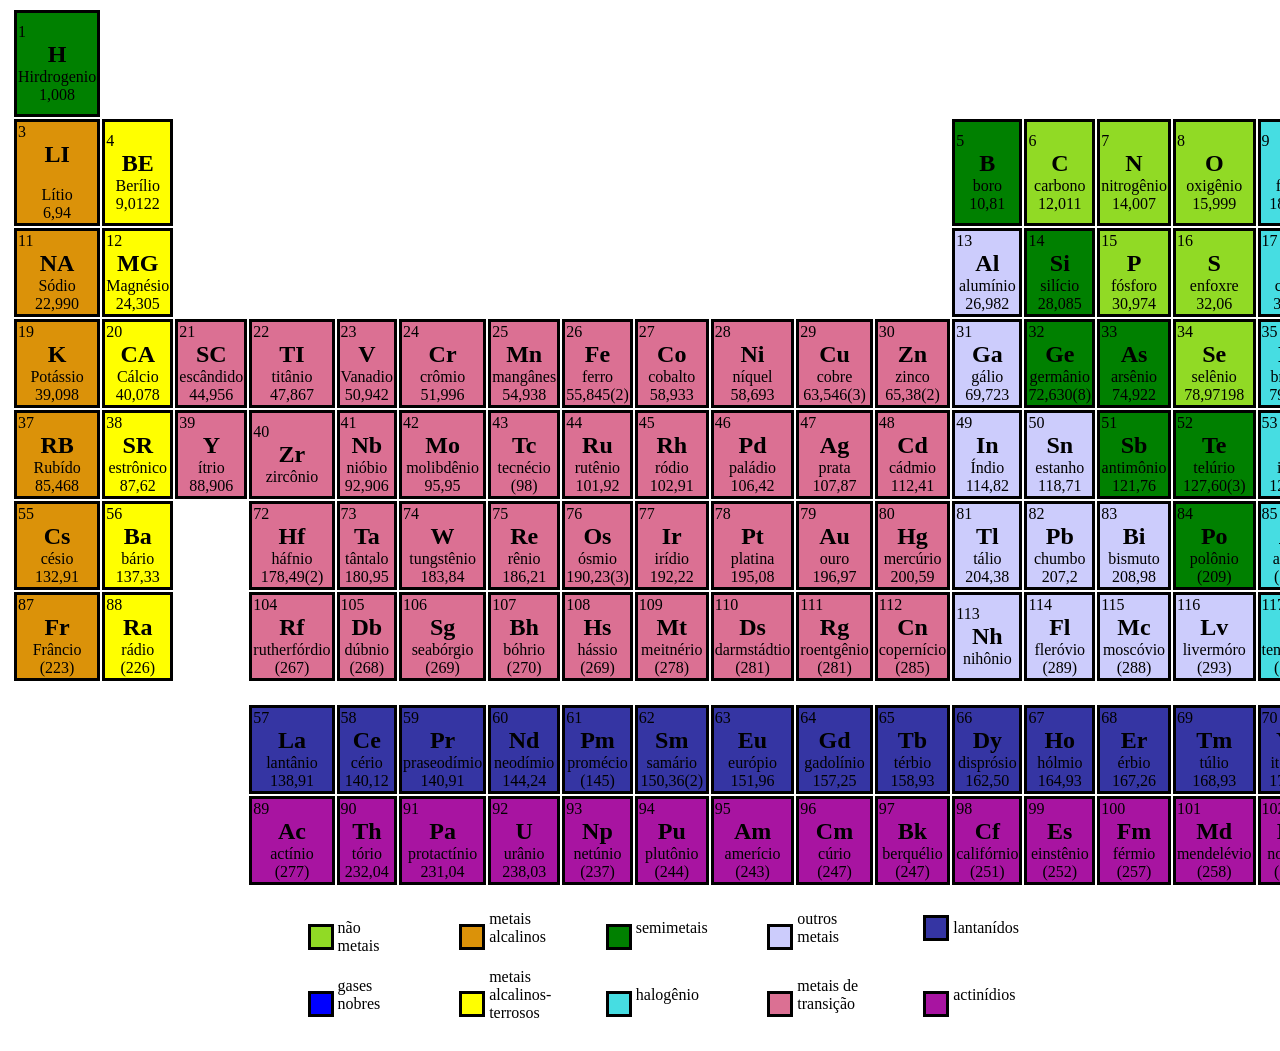
<file: index.html>
<!DOCTYPE html>
<html lang="en">
<head>
    <meta charset="UTF-8">
    <meta name="viewport" content="width=device-width, initial-scale=1.0">
    <title>Tabela Periodica</title>
    <link rel="stylesheet" href="style (1).css">
</head>
<body>
 <table>
    <tr>
        <td class="">
            <div></div>
            <h2></h2>
            <br>
            
        </td>
        <td class="verde">
            <div>1</div>
            <h2>H</h2>
            Hirdrogenio<br> 
            1,008
        </td>
        </td>
        <td class="">
            <div></div>
            <h2></h2>
            <br>
        </td>
        <td class="">
            <div></div>
            <h2></h2>
            <br>    
        </td>
        <td class="">
            <div></div>
            <h2></h2>
            <br>
        </td>
        <td class="">
            <div></div>
            <h2></h2>
            <br>
        </td>
        <td class="">
            <div></div>
            <h2></h2>
            <br>
        </td>
        <td class="">
            <div></div>
            <h2></h2>
            <br>
        </td>
        <td class="">
            <div></div>
            <h2></h2>
            <br>
        </td>
        <td class="">
            <div></div>
            <h2></h2>
            <br>
        </td>
        <td class="">
            <div></div>
            <h2></h2>
            <br>
        </td>
        <td class="">
            <div></div>
            <h2></h2>
            <br>
        </td>
        <td class="">
            <div></div>
            <h2></h2>
            <br>
        </td>
        <td class="">
            <div></div>
            <h2></h2>
            <br>
        </td>
        <td class="">
            <div></div>
            <h2></h2>
            <br>
        </td>
        <td class="">
            <div></div>
            <h2></h2>
            <br>
        </td>
        <td class="">
            <div></div>
            <h2></h2>
            <br>
        </td>
        <td class="">
            <div></div>
            <h2></h2>
            <br>
        </td>
        <td class="azul_escuro">
            <div>2</div>
            <h2>HE</h2>
            <br>Helio<br>
            4,0026
        </td>
        <td class="">
            <div></div>
            <h2></h2>
            <br>
        </td>
    </tr>
    <tr>
        <td class="">
            <div></div>
            <h2></h2>
            <br>
        </td>
        <td class="laranja">
            <div>3</div>
            <h2>LI</h2>
            <br>Lítio<br>
            6,94
        </td>
        <td class="amarelo">
            <div>4</div>
            <h2>BE</h2>
            Berílio<br>
            9,0122
        </td>
        <td class="">
            <div></div>
            <h2></h2>
            <br>
        </td>
        <td class="">
            <div></div>
            <h2></h2>
            <br>
        </td>
        <td class="">
            <div></div>
            <h2></h2>
            <br>
        </td>
        <td class="">
            <div></div>
            <h2></h2>
            <br>
        </td>
        <td class="">
            <div></div>
            <h2></h2>
            <br>
        </td>
        <td class="">
            <div></div>
            <h2></h2>
            <br>
        </td>
        <td class="">
            <div></div>
            <h2></h2>
            <br>
        </td>
        <td class="">
            <div></div>
            <h2></h2>
            <br>
        </td>
        <td class="">
            <div></div>
            <h2></h2>
            <br>
        </td>
        <td class="">
            <div></div>
            <h2></h2>
            <br>
        </td>
        <td class="verde">
            <div>5</div>
            <h2>B</h2>
            boro<br>
            10,81
        </td>
        <td class="musgo">
            <div>6</div>
            <h2>C</h2>
            carbono<br>
            12,011
        </td>
        <td class="musgo">
            <div>7</div>
            <h2>N</h2>
            nitrogênio<br>
            14,007
        </td>
        <td class="musgo">
            <div>8</div>
            <h2>O</h2>
            oxigênio<br>
            15,999
        </td>
        <td class="ciano">
            <div>9</div>
            <h2>F</h2>
            flúor<br>
            18,998
        </td>
        <td class="azul_escuro">
            <div>10</div>
            <h2>Ne</h2>
            neônio<br>
            20,180
        </td>
        <td class="">
            <div></div>
            <h2></h2>
            <br>
        </td>
    </tr>
    <tr>
        <td class="">
            <div></div>
            <h2></h2>
            <br>
        </td>
        <td class="laranja">
            <div>11</div>
            <h2>NA</h2>
            Sódio<br>
            22,990
        </td>
        <td class="amarelo">
            <div>12</div>
            <h2>MG</h2>
            Magnésio<br>
            24,305
        </td>
        <td class="">
            <div></div>
            <h2></h2>
            <br>
        </td>
        <td class="">
            <div></div>
            <h2></h2>
            <br>
        </td>
        <td class="">
            <div></div>
            <h2></h2>
            <br>
        </td>
        <td class="">
            <div></div>
            <h2></h2>
            <br>
        </td>
        <td class="">
            <div></div>
            <h2></h2>
            <br>
        </td>
        <td class="">
            <div></div>
            <h2></h2>
            <br>
        </td>
        <td class="">
            <div></div>
            <h2></h2>
            <br>
        </td>
        <td class="">
            <div></div>
            <h2></h2>
            <br>
        </td>
        <td class="">
            <div></div>
            <h2></h2>
            <br>
        </td>
        <td class="">
            <div></div>
            <h2></h2>
            <br>
        </td>
        <td class="azul_cinza">
            <div>13</div>
            <h2>Al</h2>
            alumínio<br>
            26,982
        </td>
        <td class="verde">
            <div>14</div>
            <h2>Si</h2>
            silício<br>
            28,085
        </td>
        <td class="musgo">
            <div>15</div>
            <h2>P</h2>
            fósforo<br>
            30,974
        </td>
        <td class="musgo">
            <div>16</div>
            <h2>S</h2>
            enfoxre<br>
            32,06
        </td>
        <td class="ciano">
            <div>17</div>
            <h2>Cl</h2>
            cloro<br>
            35,45
        </td>
        <td class="azul_escuro">
            <div>18</div>
            <h2>Ar</h2>
            argônio<br>
            39,948
        </td>
        <td class="">
            <div></div>
            <h2></h2>
            <br>
        </td>
    </tr>
    <tr>
        <td class="">
            <div></div>
            <h2></h2>
            <br>
        </td>
        <td class="laranja">
            <div>19</div>   
            <h2>K</h2>
            Potássio<br>
            39,098
        </td>
        <td class="amarelo">
            <div>20</div>
            <h2>CA</h2>
            Cálcio<br>
            40,078
        </td>
        <td class="rosa">
            <div>21</div>
            <h2>SC</h2>
            escândido<br>
            44,956
        </td>
        <td class="rosa">
            <div>22</div>
            <h2>TI</h2>
            titânio<br>
            47,867
        </td>
        <td class="rosa">
            <div>23</div>
            <h2>V</h2>
            Vanadio<br>
            50,942
        </td>
        <td class="rosa">
            <div>24</div>
            <h2>Cr</h2>
            crômio<br>
            51,996
        </td>
        <td class="rosa">
            <div>25</div>
            <h2>Mn</h2>
            mangânes<br>
            54,938
        </td>
        <td class="rosa">
            <div>26</div>
            <h2>Fe</h2>
            ferro<br>
            55,845(2)
        </td>
        <td class="rosa">
            <div>27</div>
            <h2>Co</h2>
            cobalto<br>
            58,933
        </td>
        <td class="rosa">
            <div>28</div>
            <h2>Ni</h2>
            níquel<br>
            58,693
        </td>
        <td class="rosa">
            <div>29</div>
            <h2>Cu</h2>
            cobre<br>
            63,546(3)
        </td>
        <td class="rosa">
            <div>30</div>
            <h2>Zn</h2>
            zinco<br>
            65,38(2)
        </td>
        <td class="azul_cinza">
            <div>31</div>
            <h2>Ga</h2>
            gálio<br>
            69,723
        <td class="verde">
            <div>32</div>
            <h2>Ge</h2>
            germânio<br>
            72,630(8)
        </td>
        <td class="verde">
            <div>33</div>
            <h2>As</h2>
            arsênio<br>
            74,922
        </td>
        <td class="musgo">
            <div>34</div>
            <h2>Se</h2>
            selênio<br>
            78,97198
        </td>
        <td class="ciano">
            <div>35</div>
            <h2>Br</h2>
            bromo<br>
            79,904
        </td>
        <td class="azul_escuro">
            <div>36</div>
            <h2>Kr</h2>
            criptônio<br>
            83,798(2)
        </td>
        <td class="">
            <div></div>
            <h2></h2>
            <br>
        </td>
    </tr>
    <tr>
        <td class="">
            <div></div>
            <h2></h2>
            <br>
        </td>
        <td class="laranja">
            <div>37</div>
            <h2>RB</h2>
            Rubído<br>
            85,468
        </td>
        <td class="amarelo">
            <div>38</div>
            <h2>SR</h2>
            estrônico<br>
            87,62
        </td>
        <td class="rosa">
            <div>39</div>
            <h2>Y</h2>
            ítrio<br>
            88,906
        </td>
        <td class="rosa">
            <div>40</div>
            <h2>Zr</h2>
            zircônio<br>
        </td>
        <td class="rosa">
            <div>41</div>
            <h2>Nb</h2>
            nióbio<br>
            92,906
        </td>
        <td class="rosa">
            <div>42</div>
            <h2>Mo</h2>
            molibdênio<br>
            95,95
        </td>
        <td class="rosa">
            <div>43</div>
            <h2>Tc</h2>
            tecnécio<br>
            (98)
        </td>
        <td class="rosa">
            <div>44</div>
            <h2>Ru</h2>
            rutênio<br>
            101,92
        </td>
        <td class="rosa">
            <div>45</div>
            <h2>Rh</h2>
            ródio<br>
            102,91
        </td>
        <td class="rosa">
            <div>46</div>
            <h2>Pd</h2>
            paládio<br>
            106,42
        </td>
        <td class="rosa">
            <div>47</div>
            <h2>Ag</h2>
            prata<br>
            107,87
        </td>
        <td class="rosa">
            <div>48</div>
            <h2>Cd</h2>
            cádmio<br>
            112,41
        </td>
        <td class="azul_cinza">
            <div>49</div>
            <h2>In</h2>
            Índio<br>
            114,82
        </td>
        <td class="azul_cinza">
            <div>50</div>
            <h2>Sn</h2>
            estanho<br>
            118,71
        </td>
        <td class="verde">
            <div>51</div>
            <h2>Sb</h2>
            antimônio<br>
            121,76
        </td>
        <td class="verde">
            <div>52</div>
            <h2>Te</h2>
            telúrio<br>
            127,60(3)
        </td>
        <td class="ciano">
            <div>53</div>
            <h2>I</h2>
            iodo<br>
            126,90
        </td>
        <td class="azul_escuro">
            <div>54</div>
            <h2>Xe</h2>
            xenônio<br>
            131,29
        </td>
        <td class="">
            <div></div>
            <h2></h2>
            <br>
        </td>
    </tr>
    <tr>
        <td class="">
            <div></div>
            <h2></h2>
            <br>
        </td>
        <td class="laranja">
            <div>55</div>
            <h2>Cs</h2>
            césio<br>
            132,91
        </td>
        <td class="amarelo">
            <div>56</div>
            <h2>Ba</h2>
            bário<br>
            137,33
        </td>
        <td class="">
            <div></div>
            <h2></h2>
            <br>
        </td>
        <td class="rosa">
            <div>72</div>
            <h2>Hf</h2>
            háfnio<br>
            178,49(2)
        </td>
        <td class="rosa">
            <div>73</div>
            <h2>Ta</h2>
            tântalo<br>
            180,95
        </td>
        <td class="rosa">
            <div>74</div>
            <h2>W</h2>
            tungstênio<br>
            183,84
        </td>
        <td class="rosa">
            <div>75</div>
            <h2>Re</h2>
            rênio<br>
            186,21
        </td>
        <td class="rosa">
            <div>76</div>
            <h2>Os</h2>
            ósmio<br>
            190,23(3)
        </td>
        <td class="rosa">
            <div>77</div>
            <h2>Ir</h2>
            irídio<br>
            192,22
        </td>
        <td class="rosa">
            <div>78</div>
            <h2>Pt</h2>
            platina<br>
            195,08
        </td>
        <td class="rosa">
            <div>79</div>
            <h2>Au</h2>
            ouro<br>
            196,97
        </td>
        <td class="rosa">
            <div>80</div>
            <h2>Hg</h2>
            mercúrio<br>
            200,59
        </td>
        <td class="azul_cinza">
            <div>81</div>
            <h2>Tl</h2>
            tálio<br>
            204,38
        </td>
        <td class="azul_cinza">
            <div>82</div>
            <h2>Pb</h2>
            chumbo<br>
            207,2
        </td>
        <td class="azul_cinza">
            <div>83</div>
            <h2>Bi</h2>
            bismuto<br>
            208,98
        </td>
        <td class="verde">
            <div>84</div>
            <h2>Po</h2>
            polônio<br>
            (209)
        </td>
        <td class="ciano">
            <div>85</div>
            <h2>At</h2>
            astato<br>
            (210)
        </td>
        <td class="azul_escuro">
            <div>86</div>
            <h2>Rn</h2>
            radônio<br>
            (222)
        </td>
        <td class="">
            <div></div>
            <h2></h2>
            <br>
        </td>
    </tr>
    <tr>
        <td class="">
            <div></div>
            <h2></h2>
            <br>
        </td>
        <td class="laranja">
            <div>87</div>
            <h2>Fr</h2>
            Frâncio<br>
            (223)
        </td>
        <td class="amarelo">
            <div>88</div>
            <h2>Ra</h2>
            rádio<br>
            (226)
        </td>
        <td class="">
            <div></div>
            <h2></h2>
            <br>
        </td>
        <td class="rosa">
            <div>104</div>
            <h2>Rf</h2>
            rutherfórdio<br>
            (267)
        </td>
        <td class="rosa">
            <div>105</div>
            <h2>Db</h2>
            dúbnio<br>
            (268)
        </td>
        <td class="rosa">
            <div>106</div>
            <h2>Sg</h2>
            seabórgio<br>
            (269)
        </td>
        <td class="rosa">
            <div>107</div>
            <h2>Bh</h2>
            bóhrio<br>
            (270)
        </td>
        <td class="rosa">
            <div>108</div>
            <h2>Hs</h2>
            hássio<br>
            (269)
        </td>
        <td class="rosa">
            <div>109</div>
            <h2>Mt</h2>
            meitnério<br>
            (278)
        </td>
        <td class="rosa">
            <div>110</div>
            <h2>Ds</h2>
            darmstádtio<br>
            (281)
        </td>
        <td class="rosa">
            <div>111</div>
            <h2>Rg</h2>
            roentgênio<br>
            (281)
        </td>
        <td class="rosa">
            <div>112</div>
            <h2>Cn</h2>
            copernício<br>
            (285)
        </td>
        <td class="azul_cinza">
            <div>113</div>
            <h2>Nh</h2>
            nihônio<br>
        </td>
        <td class="azul_cinza">
            <div>114</div>
            <h2>Fl</h2>
            fleróvio<br>
            (289)
        </td>
        <td class="azul_cinza">
            <div>115</div>
            <h2>Mc</h2>
            moscóvio<br>
            (288)
        </td>
        <td class="azul_cinza">
            <div>116</div>
            <h2>Lv</h2>
            livermóro<br>
            (293)
        </td>
        <td class="ciano">
            <div>117</div>
            <h2>Ts</h2>
            tenessino<br>
            (294)
        </td>
        <td class="azul_escuro">
            <div>118</div>
            <h2>Og</h2>
            oganessõnio<br>
            (294)
        </td>
        <td class="">
            <div></div>
            <h2></h2>
            <br>
        </td>
    </tr>
    <tr>
        <td class="">
            <div></div>
            <h2></h2>
            <br>
        </td>
        <td class="">
            <div></div>
            <h2></h2>
            <br>
        </td>
        <td class="">
            <div></div>
            <h2></h2>
            <br>
        </td>
        <td class="">
            <div></div>
            <h2></h2>
            <br>
        </td>
        <td class="">
            <div></div>
            <h2></h2>
            <br>
        </td>
        <td class="">
            <div></div>
            <h2></h2>
            <br>
        </td>
        <td class="">
            <div></div>
            <h2></h2>
            <br>
        </td>
        <td class="">
            <div></div>
            <h2></h2>
            <br>
        </td>
        <td class="">
            <div></div>
            <h2></h2>
            <br>
        </td>
        <td class="">
            <div></div>
            <h2></h2>
            <br>
        </td>
        <td class="">
            <div></div>
            <h2></h2>
            <br>
        </td>
        <td class="">
            <div></div>
            <h2></h2>
            <br>
        </td>
        <td class="">
            <div></div>
            <h2></h2>
            <br>
        </td>
        <td class="">
            <div></div>
            <h2></h2>
            <br>
        </td>
        <td class="">
            <div></div>
            <h2></h2>
            <br>
        </td>
        <td class="">
            <div></div>
            <h2></h2>
            <br>
        </td>
        <td class="">
            <div></div>
            <h2></h2>
            <br>
        </td>
        <td class="">
            <div></div>
            <h2></h2>
            <br>
        </td>
        <td class="">
            <div></div>
            <h2></h2>
            <br>
        </td>
        <td class="">
            <div></div>
            <h2></h2>
            <br>
        </td>
    </tr>
    <tr>
        <td class="">
            <div></div>
            <h2></h2>
            <br>
        </td>
        <td class="">
            <div></div>
            <h2></h2>
            <br>
        </td>
        <td class="">
            <div></div>
            <h2></h2>
            <br>
        </td>
        <td class="">
            <div></div>
            <h2></h2>
            <br>
        </td>
        <td class="azul_feio">
            <div>57</div>
            <h2>La</h2>
            lantânio<br>
            138,91
        </td>
        <td class="azul_feio">
            <div>58</div>
            <h2>Ce</h2>
            cério<br>
            140,12
        </td>
        <td class="azul_feio">
            <div>59</div>
            <h2>Pr</h2>
            praseodímio<br>
            140,91
        </td>
        <td class="azul_feio">
            <div>60</div>
            <h2>Nd</h2>
            neodímio<br>
            144,24
        </td>
        <td class="azul_feio">
            <div>61</div>
            <h2>Pm</h2>
            promécio<br>
            (145)
        </td>
        <td class="azul_feio">
            <div>62</div>
            <h2>Sm</h2>
            samário<br>
            150,36(2)
        </td>
        <td class="azul_feio">
            <div>63</div>
            <h2>Eu</h2>
            európio<br>
            151,96
        </td>
        <td class="azul_feio">
            <div>64</div>
            <h2>Gd</h2>
            gadolínio<br>
            157,25
        </td>
        <td class="azul_feio">
            <div>65</div>
            <h2>Tb</h2>
            térbio<br>
            158,93
        </td>
        <td class="azul_feio">
            <div>66</div>
            <h2>Dy</h2>
            disprósio<br>
            162,50
        </td>
        <td class="azul_feio">
            <div>67</div>
            <h2>Ho</h2>
            hólmio<br>
            164,93
        </td>
        <td class="azul_feio">
            <div>68</div>
            <h2>Er</h2>
            érbio<br>
            167,26
        </td>
        <td class="azul_feio">
            <div>69</div>
            <h2>Tm</h2>
            túlio<br>
            168,93
        </td>
        <td class="azul_feio">
            <div>70</div>
            <h2>Yb</h2>
            itérbio<br>
            173,05
        </td>
        <td class="azul_feio">
            <div>71</div>
            <h2>Lu</h2>
            lutécio<br>
            174,97
        </td>
        <td class="">
            <div></div>
            <h2></h2>
            <br>
        </td>
    </tr>
    <tr>
        <td class="">
            <div></div>
            <h2></h2>
            <br>
        </td>
        <td class="">
            <div></div>
            <h2></h2>
            <br>
        </td>
        <td class="">
            <div></div>
            <h2></h2>
            <br>
        </td>
        <td class="">
            <div></div>
            <h2></h2>
            <br>
        </td>
        <td class="rosa_feio">
            <div>89</div>
            <h2>Ac</h2>
            actínio<br>
            (277)
        </td>
        <td class="rosa_feio">
            <div>90</div>
            <h2>Th</h2>
            tório<br>
            232,04
        </td>
        <td class="rosa_feio">
            <div>91</div>
            <h2>Pa</h2>
            protactínio<br>
            231,04
        </td>
        <td class="rosa_feio">
            <div>92</div>
            <h2>U</h2>
            urânio<br>
            238,03
        </td>
        <td class="rosa_feio">
            <div>93</div>
            <h2>Np</h2>
            netúnio<br>
            (237)
        </td>
        <td class="rosa_feio">
            <div>94</div>
            <h2>Pu</h2>
            plutônio<br>
            (244)
        </td>
        <td class="rosa_feio">
            <div>95</div>
            <h2>Am</h2>
            amerício<br>
            (243)
        </td>
        <td class="rosa_feio">
            <div>96</div>
            <h2>Cm</h2>
            cúrio<br>
            (247)
        </td>
        <td class="rosa_feio">
            <div>97</div>
            <h2>Bk</h2>
            berquélio<br>
            (247)
        </td>
        <td class="rosa_feio">
            <div>98</div>
            <h2>Cf</h2>
            califórnio<br>
            (251)
        </td>
        <td class="rosa_feio">
            <div>99</div>
            <h2>Es</h2>
            einstênio<br>
             (252)
        </td>
        <td class="rosa_feio">
            <div>100</div>
            <h2>Fm</h2>
            férmio<br>
            (257)
        </td>
        <td class="rosa_feio">
            <div>101</div>
            <h2>Md</h2>
            mendelévio<br>
            (258)
        </td>
        <td class="rosa_feio">
            <div>102</div>
            <h2>No</h2>
            nobélio<br>
            (259)
        </td>
        <td class="rosa_feio">
            <div>103</div>
            <h2>Lr</h2>
            laurêncio<br>
            (262)
        </td>
        <td class="">
            <div></div>
            <h2></h2>
            <br>
        </td>
    </tr>
    <tr>
        <td class="">
            <div></div>
            <h2></h2>
            <br>
        </td>
        <td class="">
            <div></div>
            <h2></h2>
            <br>
        </td>
        <td class="">
            <div></div>
            <h2></h2>
            <br>
        </td>
        <td class="">
            <div></div>
            <h2></h2>
            <br>
        </td>
        <td class="">
            <div></div>
            <h2></h2>
            <br>
        </td>
        <td class="">
            <div></div>
            <h2></h2>
            <br>
        </td>
        <td class="">
            <div></div>
            <h2></h2>
            <br>
        </td>
        <td class="">
            <div></div>
            <h2></h2>
            <br>
        </td>
        <td class="">
            <div></div>
            <h2></h2>
            <br>
        </td>
        <td class="">
            <div></div>
            <h2></h2>
            <br>
        </td>
        <td class="">
            <div></div>
            <h2></h2>
            <br>
        </td>
        <td class="">
            <div></div>
            <h2></h2>
            <br>
        </td>
        <td class="">
            <div></div>
            <h2></h2>
            <br>
        </td>
        <td class="">
            <div></div>
            <h2></h2>
            <br>
        </td>
        <td class="">
            <div></div>
            <h2></h2>
            <br>
        </td>
        <td class="">
            <div></div>
            <h2></h2>
            <br>
        </td>
        <td class="">
            <div></div>
            <h2></h2>
            <br>
        </td>
        <td class="">
            <div></div>
            <h2></h2>
            <br>
        </td>
        <td class="">
            <div></div>
            <h2></h2>
            <br>
        </td>
        <td class="">
            <div></div>
            <h2></h2>
            <br>
        </td>
    </tr>
    <tr>
        <td class="">
            <div></div>
            <h2></h2>
            <br>
        </td>
        <td class="">
            <div></div>
            <h2></h2>
            <br>
        </td>
        <td class="">
            <div></div>
            <h2></h2>
            <br>
        </td>
        <td class="">
            <div></div>
            <h2></h2>
            <br>
        </td>
        <td class="">
            <div class="quadrado musgo" ></div>
            
        
        </td>
        <td class="">
            <div>não metais</div>
            
            
        </td>
        <td class="">
            <div class="quadrado laranja"> </div>
            
            
        </td>
        <td class="">
            <div >metais alcalinos</div>
            <h2></h2>
            <br>
        </td>
        <td class="">
            <div class="quadrado verde"></div>
        
        </td>
        <td class="">
            <div>semimetais</div>
            <h2></h2>
            <br>
        </td>
        <td class="">
            <div class="quadrado azul_cinza"></div>
            
        </td>
        <td class="">
            <div>outros metais</div>
            <h2></h2>
            <br>
        </td>
        <td class="">
            <div class="quadrado azul_feio"></div>
            <h2></h2>
            <br>
        </td>
        <td class="">
            <div>lantanídos</div>
            <h2></h2>
            <br>
        </td>
        <td class="">
            <div></div>
            <h2></h2>
            <br>
        </td>
        <td class="">
            <div></div>
            <h2></h2>
            <br>
        </td>
        <td class="">
            <div></div>
            <h2></h2>
            <br>
        </td>
        <td class="">
            <div></div>
            <h2></h2>
            <br>
        </td>
        <td class="">
            <div></div>
            <h2></h2>
            <br>
        </td>
        <td class="">
            <div></div>
            <h2></h2>
            <br>
        </td>
    </tr>
    <tr>
        <td class="">
            <div ></div>
            <h2></h2>
            <br>
        </td>
        <td class="">
            <div></div>
            <h2></h2>
            <br>
        </td>
        <td class="">
            <div></div>
            <h2></h2>
            <br>
        </td>
        <td class="">
            <div></div>
            <h2></h2>
            <br>
        </td>
        <td class="">
            <div class="quadrado azul_escuro"></div>
            
        </td>
        <td class="">
            <div>gases nobres</div>
            <h2></h2>
            <br>
        </td>
        <td class="">
            <div class="quadrado amarelo"></div>
           
        </td>
        <td class="">
            <div>metais alcalinos-terrosos </div>
            <h2></h2>
            <br>
        </td>
        <td class="">
            <div class="quadrado ciano"></div>
            
        </td>
        <td class="">
            <div>halogênio</div>
            <h2></h2>
            <br>
        </td>
        <td class="">
            <div class="quadrado rosa"></div>
            
        </td>
        <td class="">
            <div>metais de transição </div>
            <h2></h2>
            <br>
        </td>
        <td class="">
            <div class="quadrado rosa_feio"></div>
            
        </td>
        <td class="">
            <div>actinídios</div>
            <h2></h2>
            <br>
        </td>
        <td class="">
            <div></div>
            <h2></h2>
            <br>
        </td>
        <td class="">
            <div></div>
            <h2></h2>
            <br>
        </td>
        <td class="">
            <div></div>
            <h2></h2>
            <br>
        </td>
        <td class="">
            <div></div>
            <h2></h2>
            <br>
        </td>
        <td class="">
            <div></div>
            <h2></h2>
            <br>
        </td>
        <td class="">
            <div></div>
            <h2></h2>
            <br>
        </td>
    </tr>
</table>

</body>
</html>
</file>
<file: style (1).css>
table{
        width: 100%;
    }
    h2{
        margin: 0%;
    }
    .laranja{
        height: 5%;
        width: 8vh;
        border: 3px solid black;
        text-align: center;
        background-color: rgb(219, 146, 9);
    }
    .musgo{
        height: 5%;
        width: 8vh;
        border: 3px solid black;
        text-align: center;
        background-color: rgb(145, 218, 37);
    }
    .verde{
        height: 5%;
        width: 8vh;
        border: 3px solid black;
        text-align: center;
        background-color:green;
    }
    .azul_cinza{
        height: 5%;
        width: 8vh;
        border: 3px solid black;
        text-align: center;
        background-color:rgba(132, 132, 247, 0.411);
    }
    .ciano{
        height: 5%;
        width: 8vh;
        border: 3px solid black;
        text-align: center;
        background-color:rgb(70, 221, 226);
    }
    .rosa{
        height: 5%;
        width: 8vh;
        border: 3px solid black;
        text-align: center;
        background-color:palevioletred;
    }
    .amarelo{
        height: 5%;
        width: 8vh;
        border: 3px solid black;
        text-align: center;
        background-color:yellow;
    }
    .azul_escuro{
        height: 5%;
        width: 8vh;
        border: 3px solid black;
        text-align: center;
        background-color:blue;
    }
    .azul_feio{
        height: 5%;
        width: 8vh;
        border: 3px solid black;
        text-align: center;
        background-color:rgb(53, 53, 163);
    }
    .rosa_feio{
        height: 5%;
        width: 8vh;
        border: 3px solid black;
        text-align: center;
        background-color:rgb(168, 20, 161);
    }
    div{
        text-align: left;
    }
.quadrado{width: 20px;height: 20px; margin-left: auto;}
.quadrado{width: 20px;height: 20px; margin-left: auto;}
.quadrado{width: 20px;height: 20px; margin-left: auto;}
.quadrado{width: 20px;height: 20px; margin-left: auto;}
.quadrado{width: 20px;height: 20px; margin-left: auto;}
.quadrado{width: 20px;height: 20px; margin-left: auto;}
.quadrado{width: 20px;height: 20px; margin-left: auto;}
.quadrado{width: 20px;height: 20px; margin-left: auto;}
</file>
